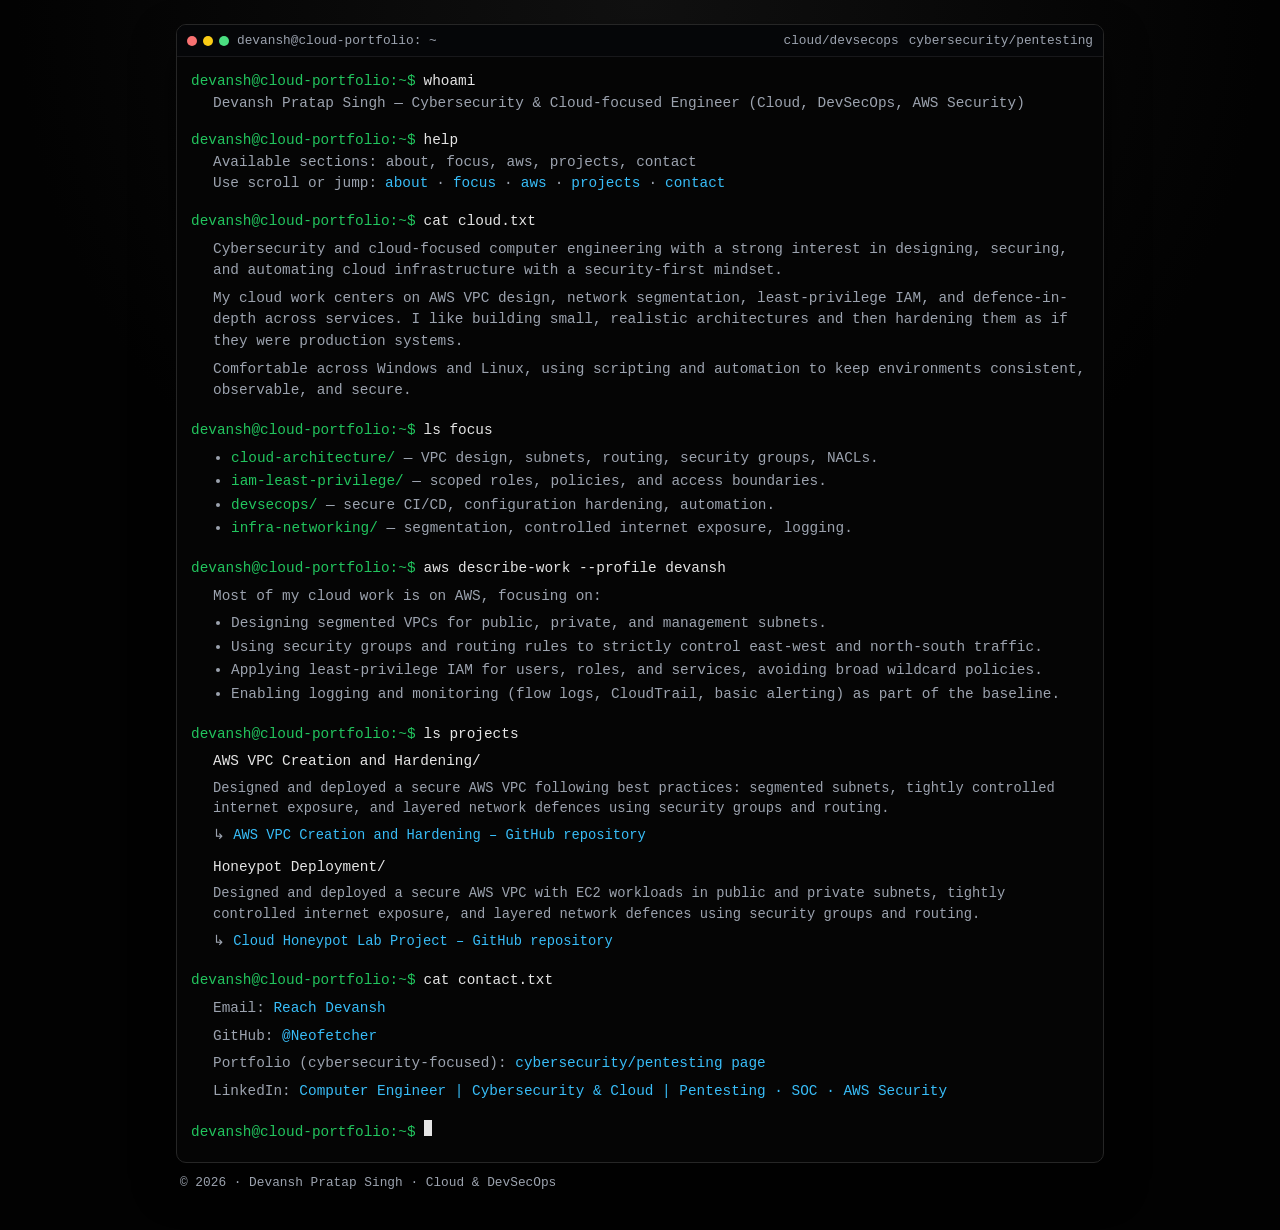
<file: index.html>
<!DOCTYPE html>
<html lang="en">
<head>
  <meta charset="UTF-8" />
  <title>devansh@cloud-portfolio:~$</title>
  <meta name="viewport" content="width=device-width, initial-scale=1" />
  <link rel="stylesheet" href="style.css" />
</head>
<body>
  <div class="page">

    <div class="terminal">
      <div class="terminal-bar">
        <div class="dots">
          <span class="dot dot-red"></span>
          <span class="dot dot-yellow"></span>
          <span class="dot dot-green"></span>
        </div>
        <div class="terminal-title">devansh@cloud-portfolio: ~</div>
        <nav class="top-nav-links">
          <a href="index.html">cloud/devsecops</a>
          <a href="cyber.html">cybersecurity/pentesting</a>
        </nav>
      </div>

      <div class="terminal-body">
        <h1 class="visually-hidden">
          Devansh Pratap Singh – Cloud Engineering, DevSecOps & Cloud Security Portfolio
        </h1>

        <!-- Intro -->
        <div class="line">
          <span class="prompt">devansh@cloud-portfolio:~$</span>
          <span class="command">whoami</span>
        </div>
        <div class="line line-output">
          Devansh Pratap Singh — Cybersecurity & Cloud-focused Engineer (Cloud, DevSecOps, AWS Security)
        </div>

        <div class="line spacer"></div>

        <!-- Help / menu -->
        <div class="line">
          <span class="prompt">devansh@cloud-portfolio:~$</span>
          <span class="command">help</span>
        </div>
        <div class="line line-output">
          Available sections: about, focus, aws, projects, contact
        </div>
        <div class="line line-output">
          Use scroll or jump: <a href="#about">about</a> · <a href="#focus">focus</a> ·
          <a href="#aws">aws</a> · <a href="#projects">projects</a> · <a href="#contact">contact</a>
        </div>

        <div class="line spacer"></div>

        <!-- ABOUT -->
        <div class="anchor" id="about"></div>
        <h2 class="visually-hidden">About – Cloud & DevSecOps</h2>
        <div class="line">
          <span class="prompt">devansh@cloud-portfolio:~$</span>
          <span class="command">cat cloud.txt</span>
        </div>
        <div class="block fade-on-scroll">
          <p>
            Cybersecurity and cloud-focused computer engineering with a strong interest in designing, securing, and automating cloud
            infrastructure with a security-first mindset.
          </p>
          <p>
            My cloud work centers on AWS VPC design, network segmentation, least-privilege IAM, and
            defence-in-depth across services. I like building small, realistic architectures and then
            hardening them as if they were production systems.
          </p>
          <p>
            Comfortable across Windows and Linux, using scripting and automation to keep environments
            consistent, observable, and secure.
          </p>
        </div>

        <div class="line spacer"></div>

        <!-- FOCUS -->
        <div class="anchor" id="focus"></div>
        <h2 class="visually-hidden">Cloud, DevSecOps & Infrastructure Focus</h2>
        <div class="line">
          <span class="prompt">devansh@cloud-portfolio:~$</span>
          <span class="command">ls focus</span>
        </div>
        <div class="block fade-on-scroll">
          <ul>
            <li><span class="key">cloud-architecture/</span> — VPC design, subnets, routing, security groups, NACLs.</li>
            <li><span class="key">iam-least-privilege/</span> — scoped roles, policies, and access boundaries.</li>
            <li><span class="key">devsecops/</span> — secure CI/CD, configuration hardening, automation.</li>
            <li><span class="key">infra-networking/</span> — segmentation, controlled internet exposure, logging.</li>
          </ul>
        </div>

        <div class="line spacer"></div>

        <!-- AWS DETAIL -->
        <div class="anchor" id="aws"></div>
        <h2 class="visually-hidden">AWS Cloud Security Work</h2>
        <div class="line">
          <span class="prompt">devansh@cloud-portfolio:~$</span>
          <span class="command">aws describe-work --profile devansh</span>
        </div>
        <div class="block fade-on-scroll">
          <p>
            Most of my cloud work is on AWS, focusing on:
          </p>
          <ul>
            <li>Designing segmented VPCs for public, private, and management subnets.</li>
            <li>Using security groups and routing rules to strictly control east-west and north-south traffic.</li>
            <li>Applying least-privilege IAM for users, roles, and services, avoiding broad wildcard policies.</li>
            <li>Enabling logging and monitoring (flow logs, CloudTrail, basic alerting) as part of the baseline.</li>
          </ul>
        </div>

        <div class="line spacer"></div>

        <!-- PROJECTS (CLOUD / DEVSECOPS ANGLE) -->
        <div class="anchor" id="projects"></div>
        <h2 class="visually-hidden">Cloud & DevSecOps Projects</h2>
        <div class="line">
          <span class="prompt">devansh@cloud-portfolio:~$</span>
          <span class="command">ls projects</span>
        </div>

        <div class="block fade-on-scroll">
          <p class="project-title">AWS VPC Creation and Hardening/</p>
          <p class="project-desc">
            Designed and deployed a secure AWS VPC following best practices: segmented subnets, tightly
            controlled internet exposure, and layered network defences using security groups and routing.
          </p>
          <p class="project-link">
            ↳ <a href="https://github.com/Neofetcher/AWS-VPC-Creation-and-Hardening" target="_blank">
              AWS VPC Creation and Hardening – GitHub repository
            </a>
          </p>
        </div>

        <div class="block fade-on-scroll">
          <p class="project-title">Honeypot Deployment/</p>
          <p class="project-desc">
            Designed and deployed a secure AWS VPC with EC2 workloads in public and private subnets, tightly controlled internet exposure,
            and layered network defences using security groups and routing.
          </p>
          <p class="project-link">
            ↳ <a href="https://github.com/Neofetcher/Honeypot-Project" target="_blank">
              Cloud Honeypot Lab Project – GitHub repository
            </a>
          </p>
        </div>

        <div class="line spacer"></div>

        <!-- CONTACT -->
        <div class="anchor" id="contact"></div>
        <h2 class="visually-hidden">Contact – Cloud & DevSecOps Roles</h2>
        <div class="line">
          <span class="prompt">devansh@cloud-portfolio:~$</span>
          <span class="command">cat contact.txt</span>
        </div>
        <div class="block fade-on-scroll">
          <p>Email: <a href="mailto:reachmedevansh@gmail.com">Reach Devansh</a></p>
          <p>GitHub: <a href="https://github.com/Neofetcher" target="_blank">@Neofetcher</a></p>
          <p>Portfolio (cybersecurity-focused): <a href="cyber.html">cybersecurity/pentesting page</a></p>
          <p>LinkedIn:
            <a href="https://www.linkedin.com/in/reachmedevansh/" target="_blank">
              Computer Engineer | Cybersecurity &amp; Cloud | Pentesting · SOC · AWS Security
            </a>
          </p>
        </div>

        <div class="line spacer"></div>

        <!-- Prompt footer -->
        <div class="line">
          <span class="prompt">devansh@cloud-portfolio:~$</span>
          <span class="cursor"></span>
        </div>

      </div>
    </div>

    <footer class="footer">
      © 2026 · Devansh Pratap Singh · Cloud &amp; DevSecOps
    </footer>
  </div>

  <script>
    const observer = new IntersectionObserver(
      (entries) => {
        entries.forEach((entry) => {
          if (entry.isIntersecting) {
            entry.target.classList.add('visible');
          }
        });
      },
      { threshold: 0.2 }
    );

    document.querySelectorAll('.fade-on-scroll').forEach((el) => observer.observe(el));
  </script>
</body>
</html>
</file>
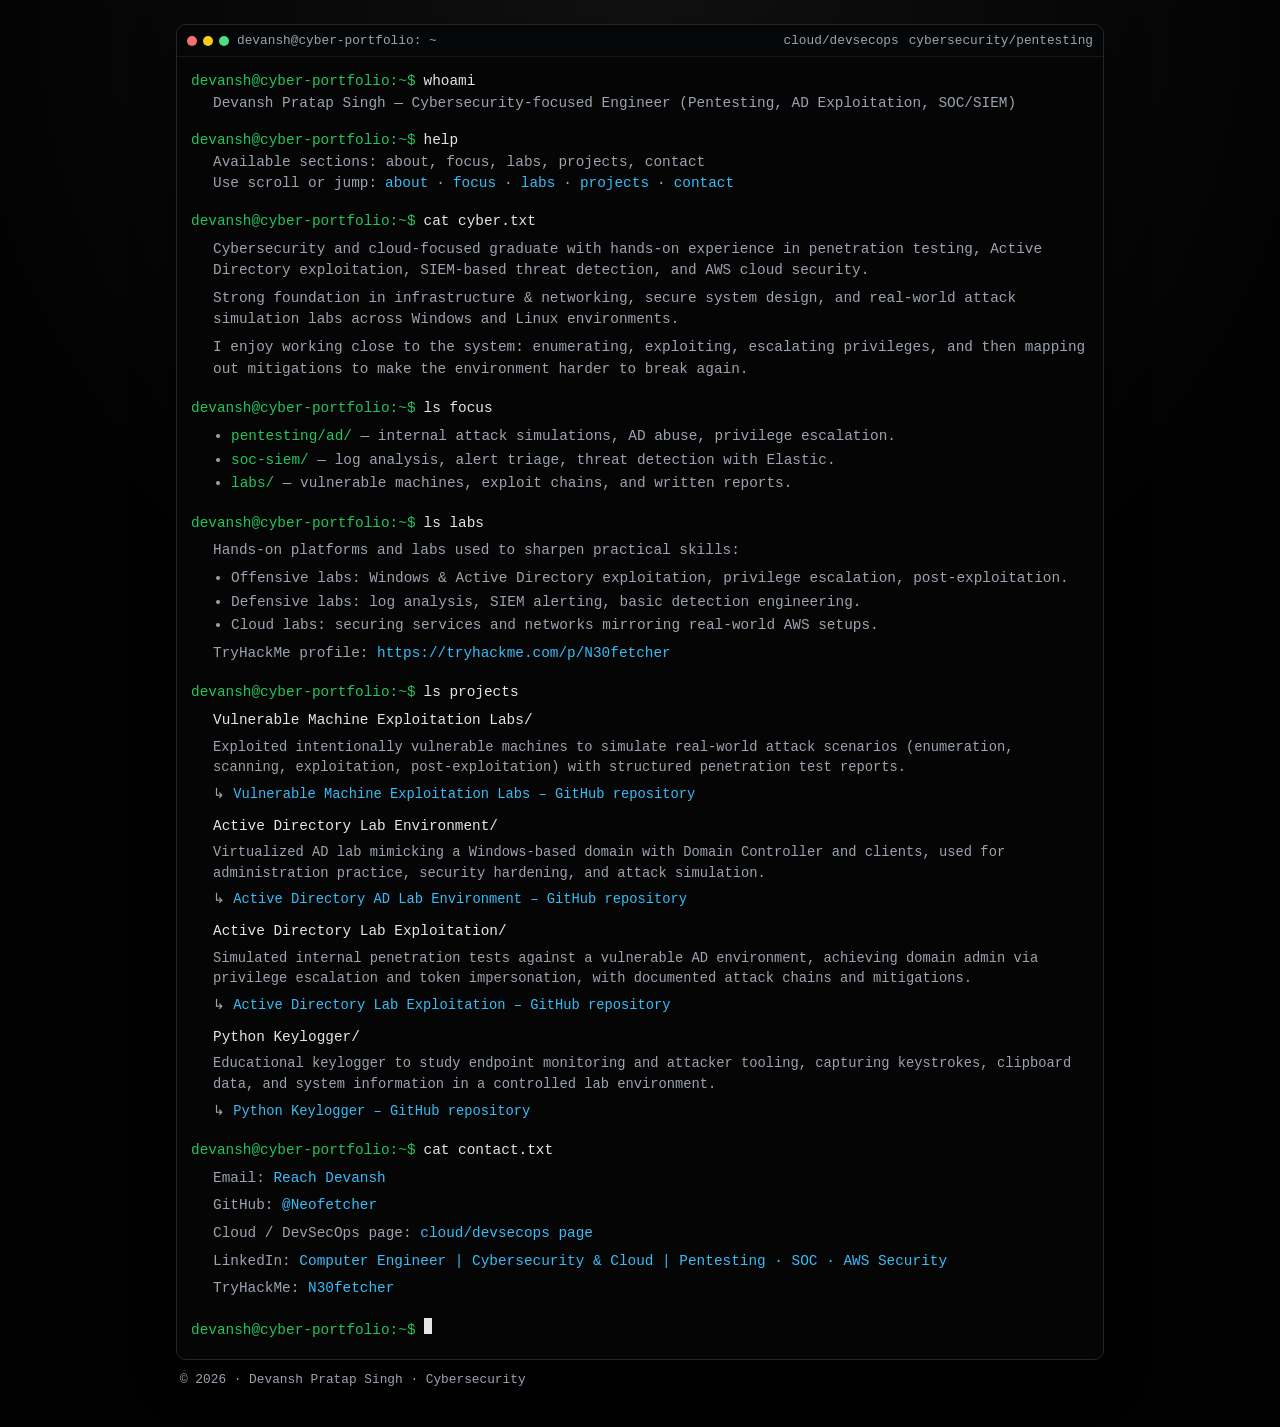
<file: cyber.html>
<!DOCTYPE html>
<html lang="en">
<head>
  <meta charset="UTF-8" />
  <title>devansh@cyber-portfolio:~$</title>
  <meta name="viewport" content="width=device-width, initial-scale=1" />
  <link rel="stylesheet" href="style.css" />
</head>
<body>
  <div class="page">

    <div class="terminal">
      <div class="terminal-bar">
        <div class="dots">
          <span class="dot dot-red"></span>
          <span class="dot dot-yellow"></span>
          <span class="dot dot-green"></span>
        </div>
        <div class="terminal-title">devansh@cyber-portfolio: ~</div>
        <nav class="top-nav-links">
          <a href="index.html">cloud/devsecops</a>
          <a href="cyber.html">cybersecurity/pentesting</a>
        </nav>
      </div>

      <div class="terminal-body">
        <h1 class="visually-hidden">
          Devansh Pratap Singh – Cybersecurity, Penetration Testing & SOC Portfolio
        </h1>

        <!-- Intro -->
        <div class="line">
          <span class="prompt">devansh@cyber-portfolio:~$</span>
          <span class="command">whoami</span>
        </div>
        <div class="line line-output">
          Devansh Pratap Singh — Cybersecurity-focused Engineer (Pentesting, AD Exploitation, SOC/SIEM)
        </div>

        <div class="line spacer"></div>

        <!-- Help / menu -->
        <div class="line">
          <span class="prompt">devansh@cyber-portfolio:~$</span>
          <span class="command">help</span>
        </div>
        <div class="line line-output">
          Available sections: about, focus, labs, projects, contact
        </div>
        <div class="line line-output">
          Use scroll or jump: <a href="#about">about</a> · <a href="#focus">focus</a> ·
          <a href="#labs">labs</a> · <a href="#projects">projects</a> · <a href="#contact">contact</a>
        </div>

        <div class="line spacer"></div>

        <!-- ABOUT -->
        <div class="anchor" id="about"></div>
        <h2 class="visually-hidden">About – Cybersecurity</h2>
        <div class="line">
          <span class="prompt">devansh@cyber-portfolio:~$</span>
          <span class="command">cat cyber.txt</span>
        </div>
        <div class="block fade-on-scroll">
          <p>
            Cybersecurity and cloud-focused graduate with hands-on experience in penetration testing,
            Active Directory exploitation, SIEM-based threat detection, and AWS cloud security.
          </p>
          <p>
            Strong foundation in infrastructure &amp; networking, secure system design, and real-world
            attack simulation labs across Windows and Linux environments.
          </p>
          <p>
            I enjoy working close to the system: enumerating, exploiting, escalating privileges,
            and then mapping out mitigations to make the environment harder to break again.
          </p>
        </div>

        <div class="line spacer"></div>

        <!-- FOCUS -->
        <div class="anchor" id="focus"></div>
        <h2 class="visually-hidden">Offensive & Defensive Security Focus</h2>
        <div class="line">
          <span class="prompt">devansh@cyber-portfolio:~$</span>
          <span class="command">ls focus</span>
        </div>
        <div class="block fade-on-scroll">
          <ul>
            <li><span class="key">pentesting/ad/</span> — internal attack simulations, AD abuse, privilege escalation.</li>
            <li><span class="key">soc-siem/</span> — log analysis, alert triage, threat detection with Elastic.</li>
            <li><span class="key">labs/</span> — vulnerable machines, exploit chains, and written reports.</li>
          </ul>
        </div>

        <div class="line spacer"></div>

        <!-- LABS / TRYHACKME -->
        <div class="anchor" id="labs"></div>
        <h2 class="visually-hidden">Hands-on Labs & TryHackMe</h2>
        <div class="line">
          <span class="prompt">devansh@cyber-portfolio:~$</span>
          <span class="command">ls labs</span>
        </div>
        <div class="block fade-on-scroll">
          <p>Hands-on platforms and labs used to sharpen practical skills:</p>
          <ul>
            <li>Offensive labs: Windows &amp; Active Directory exploitation, privilege escalation, post-exploitation.</li>
            <li>Defensive labs: log analysis, SIEM alerting, basic detection engineering.</li>
            <li>Cloud labs: securing services and networks mirroring real-world AWS setups.</li>
          </ul>
          <p>
            TryHackMe profile:
            <a href="https://tryhackme.com/p/N30fetcher" target="_blank">https://tryhackme.com/p/N30fetcher</a>
          </p>
        </div>

        <div class="line spacer"></div>

        <!-- PROJECTS -->
        <div class="anchor" id="projects"></div>
        <h2 class="visually-hidden">Cybersecurity Projects</h2>
        <div class="line">
          <span class="prompt">devansh@cyber-portfolio:~$</span>
          <span class="command">ls projects</span>
        </div>

        <div class="block fade-on-scroll">
          <p class="project-title">Vulnerable Machine Exploitation Labs/</p>
          <p class="project-desc">
            Exploited intentionally vulnerable machines to simulate real-world attack scenarios
            (enumeration, scanning, exploitation, post-exploitation) with structured penetration test reports.
          </p>
          <p class="project-link">
            ↳ <a href="https://github.com/Neofetcher/Vulnerable-Machine-Exploitation-Labs" target="_blank">
              Vulnerable Machine Exploitation Labs – GitHub repository
            </a>
          </p>
        </div>

        <div class="block fade-on-scroll">
          <p class="project-title">Active Directory Lab Environment/</p>
          <p class="project-desc">
            Virtualized AD lab mimicking a Windows-based domain with Domain Controller and clients,
            used for administration practice, security hardening, and attack simulation.
          </p>
          <p class="project-link">
            ↳ <a href="https://github.com/Neofetcher/Active-Directory-AD-Lab-Environment" target="_blank">
              Active Directory AD Lab Environment – GitHub repository
            </a>
          </p>
        </div>

        <div class="block fade-on-scroll">
          <p class="project-title">Active Directory Lab Exploitation/</p>
          <p class="project-desc">
            Simulated internal penetration tests against a vulnerable AD environment, achieving domain admin via
            privilege escalation and token impersonation, with documented attack chains and mitigations.
          </p>
          <p class="project-link">
            ↳ <a href="https://github.com/Neofetcher/Active-Directory-Lab-Exploitation" target="_blank">
              Active Directory Lab Exploitation – GitHub repository
            </a>
          </p>
        </div>

        <div class="block fade-on-scroll">
          <p class="project-title">Python Keylogger/</p>
          <p class="project-desc">
            Educational keylogger to study endpoint monitoring and attacker tooling, capturing keystrokes,
            clipboard data, and system information in a controlled lab environment.
          </p>
          <p class="project-link">
            ↳ <a href="https://github.com/Neofetcher/Python-Keylogger" target="_blank">
              Python Keylogger – GitHub repository
            </a>
          </p>
        </div>

        <div class="line spacer"></div>

        <!-- CONTACT -->
        <div class="anchor" id="contact"></div>
        <h2 class="visually-hidden">Contact – Cybersecurity Roles</h2>
        <div class="line">
          <span class="prompt">devansh@cyber-portfolio:~$</span>
          <span class="command">cat contact.txt</span>
        </div>
        <div class="block fade-on-scroll">
          <p>Email: <a href="mailto:reachmedevansh@gmail.com">Reach Devansh</a></p>
          <p>GitHub: <a href="https://github.com/Neofetcher" target="_blank">@Neofetcher</a></p>
          <p>Cloud / DevSecOps page: <a href="index.html">cloud/devsecops page</a></p>
          <p>LinkedIn:
            <a href="https://www.linkedin.com/in/reachmedevansh/" target="_blank">
              Computer Engineer | Cybersecurity &amp; Cloud | Pentesting · SOC · AWS Security
            </a>
          </p>
          <p>TryHackMe:
            <a href="https://tryhackme.com/p/N30fetcher" target="_blank">N30fetcher</a>
          </p>
        </div>

        <div class="line spacer"></div>

        <!-- Prompt footer -->
        <div class="line">
          <span class="prompt">devansh@cyber-portfolio:~$</span>
          <span class="cursor"></span>
        </div>

      </div>
    </div>

    <footer class="footer">
      © 2026 · Devansh Pratap Singh · Cybersecurity
    </footer>
  </div>

  <script>
    const observer = new IntersectionObserver(
      (entries) => {
        entries.forEach((entry) => {
          if (entry.isIntersecting) {
            entry.target.classList.add('visible');
          }
        });
      },
      { threshold: 0.2 }
    );

    document.querySelectorAll('.fade-on-scroll').forEach((el) => observer.observe(el));
  </script>
</body>
</html>
</file>
<file: style.css>
:root {
  --bg: #020202;
  --terminal-bg: #050505;
  --terminal-border: #262626;
  --text: #e5e5e5;
  --text-muted: #9ca3af;
  --accent: #22c55e;
  --link: #38bdf8;
}

*,
*::before,
*::after {
  box-sizing: border-box;
}

body {
  margin: 0;
  font-family: "JetBrains Mono", ui-monospace, SFMono-Regular, Menlo, Monaco, Consolas,
    "Liberation Mono", "Courier New", monospace;
  background: radial-gradient(circle at top, #111 0, #020202 45%);
  color: var(--text);
  -webkit-font-smoothing: antialiased;
}

.page {
  min-height: 100vh;
  max-width: 960px;
  margin: 0 auto;
  padding: 24px 16px 40px;
  display: flex;
  flex-direction: column;
  gap: 12px;
}

/* Terminal window */

.terminal {
  border-radius: 10px;
  border: 1px solid var(--terminal-border);
  background: var(--terminal-bg);
  box-shadow: 0 20px 40px rgba(0, 0, 0, 0.6);
  overflow: hidden;
}

.terminal-bar {
  height: 32px;
  display: flex;
  align-items: center;
  padding: 0 10px;
  background: #050608;
  border-bottom: 1px solid #18181b;
}

.dots {
  display: flex;
  gap: 6px;
  margin-right: 8px;
}

.dot {
  width: 10px;
  height: 10px;
  border-radius: 999px;
}

.dot-red {
  background: #f87171;
}

.dot-yellow {
  background: #facc15;
}

.dot-green {
  background: #4ade80;
}

.terminal-title {
  font-size: 0.8rem;
  color: var(--text-muted);
}

/* Top nav links inside bar */

.top-nav-links {
  margin-left: auto;
  display: flex;
  gap: 10px;
}

.top-nav-links a {
  font-size: 0.8rem;
  color: var(--text-muted);
  text-decoration: none;
}

.top-nav-links a:hover {
  color: var(--text);
}

/* Terminal body */

.terminal-body {
  padding: 14px 14px 18px;
  font-size: 0.9rem;
  line-height: 1.5;
}

.line {
  display: flex;
  align-items: baseline;
  gap: 8px;
}

.spacer {
  margin: 8px 0;
}

.prompt {
  color: var(--accent);
}

.command {
  color: var(--text);
}

.line-output {
  padding-left: 22px;
  color: var(--text-muted);
}

/* Blocks (sections) */

.block {
  margin: 6px 0 10px;
  padding-left: 22px;
  color: var(--text-muted);
}

.block p {
  margin: 2px 0 6px;
}

.block ul {
  margin: 2px 0 6px;
  padding-left: 18px;
}

.block li {
  margin-bottom: 2px;
}

/* Projects styling */

.project-title {
  color: var(--text);
  margin-bottom: 2px;
}

.project-desc {
  font-size: 0.86rem;
}

.project-link {
  font-size: 0.86rem;
}

/* Links */

a {
  color: var(--link);
  text-decoration: none;
}

a:hover {
  text-decoration: underline;
}

/* Anchor spacing */

.anchor {
  position: relative;
  top: -60px;
}

/* Cursor */

.cursor {
  display: inline-block;
  width: 8px;
  height: 1.1em;
  background: var(--text);
  animation: blink 1s step-start infinite;
}

@keyframes blink {
  50% {
    opacity: 0;
  }
}

/* Scroll animations */

.fade-on-scroll {
  opacity: 0;
  transform: translateY(8px);
  transition: opacity 0.4s ease-out, transform 0.4s ease-out;
}

.fade-on-scroll.visible {
  opacity: 1;
  transform: translateY(0);
}

/* Visual key */

.key {
  color: var(--accent);
}

/* Visually hidden headings (for SEO) */

.visually-hidden {
  position: absolute;
  width: 1px;
  height: 1px;
  padding: 0;
  margin: -1px;
  overflow: hidden;
  clip: rect(0, 0, 0, 0);
  white-space: nowrap;
  border: 0;
}

/* Footer */

.footer {
  font-size: 0.8rem;
  color: var(--text-muted);
  text-align: left;
  padding-left: 4px;
}

/* Responsive */

@media (max-width: 640px) {
  .terminal-body {
    font-size: 0.85rem;
  }

  .line {
    flex-wrap: wrap;
  }

  .top-nav-links {
    gap: 6px;
  }
}
</file>
